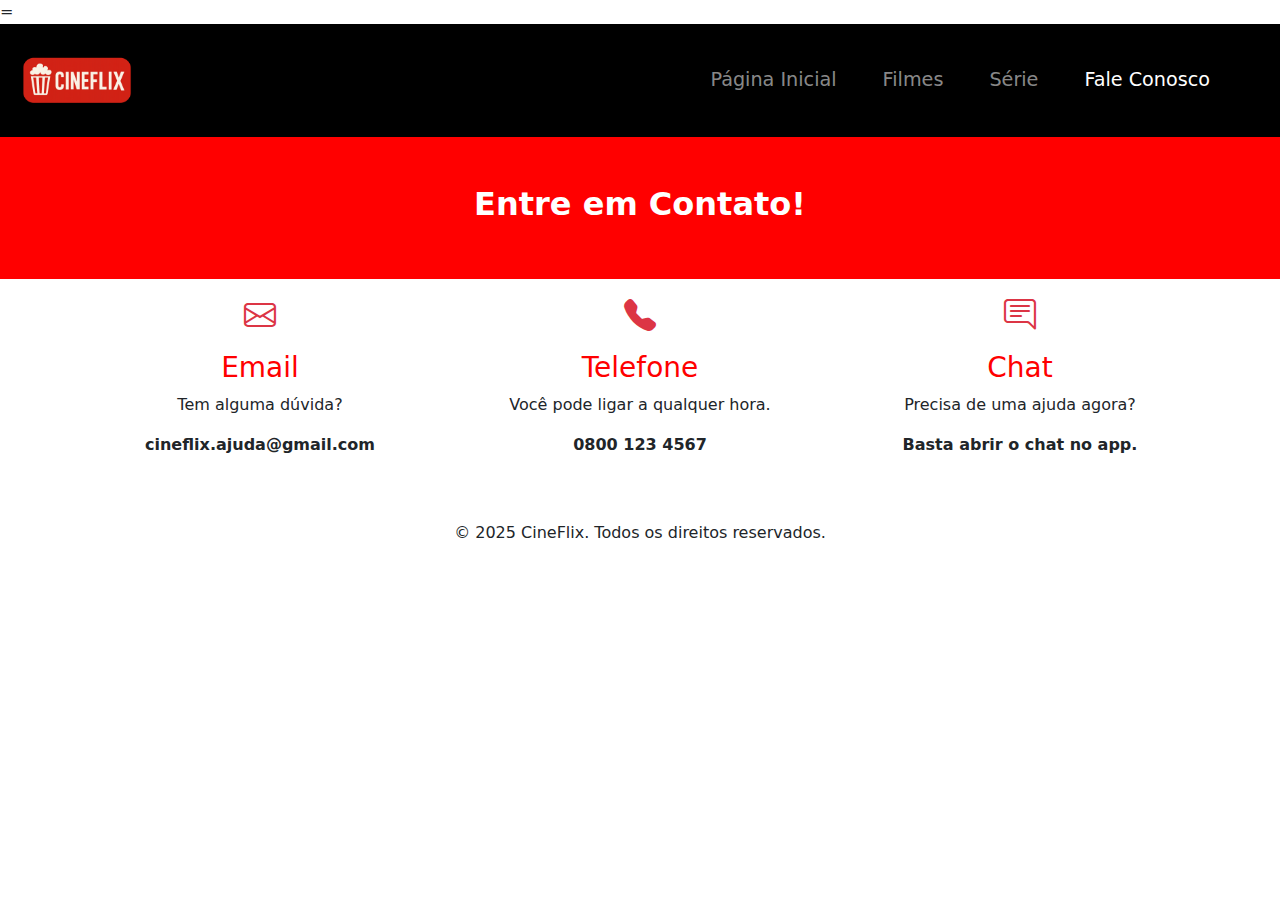
<file: faleconosco.html>
=
<!DOCTYPE html>
<html lang="en">

<head>
    <meta charset="UTF-8">
    <meta name="viewport" content="width=device-width, initial-scale=1.0">
    <title>Fale Conosco</title>
    <link rel="stylesheet" href="https://cdn.jsdelivr.net/npm/bootstrap@5.3.6/dist/css/bootstrap.min.css">
    <link rel="stylesheet" href="CSS/style.css">
    <link rel="stylesheet" href="https://cdn.jsdelivr.net/npm/bootstrap-icons@1.10.5/font/bootstrap-icons.css">
    <style>
        .bg-red {
            background-color: red;
        }
    </style>
</head>

<body>
    <nav class="navbar navbar-expand-lg navbar-custom navbar-dark">
        <div class="container-fluid">

            <a class="navbar-brand" href="#">
                <img class="logo-navbar" src="IMAGENS/Logo.png" alt="Logo">
            </a>

            <button class="navbar-toggler" type="button" data-bs-toggle="collapse" data-bs-target="#navbarNav"
                aria-controls="navbarNav" aria-expanded="false" aria-label="Toggle navigation">
                <span class="navbar-toggler-icon"></span>
            </button>

            <div class="collapse navbar-collapse" id="navbarNav">
                <ul id="menu-nav" class="navbar-nav ms-auto menu-grande">
                    <li class="nav-item">
                        <a class="nav-link " aria-current="page" href="index.html" target="_blank">Página
                            Inicial</a>
                    </li>
                    <li class="nav-item">
                        <a class="nav-link" href="filmes.html" target="_blank">Filmes</a>
                    </li>
                    <li class="nav-item">
                        <a class="nav-link " href="series.html" target="_blank">Série</a>
                    </li>
                    <li class="nav-item">
                        <a class="nav-link active" href="faleconosco.html">Fale Conosco</a>
                    </li>
                </ul>
            </div>

        </div>
    </nav>

    <div class="bg-red text-white text-center py-5 px-3">
        <h1 class="fw-bold fs-2 fs-md-1">Entre em Contato!</h1>
    </div>

    <div class="container text-center" style="margin-top: 20px;">
        <div class="row">
            <div class="col">

                <i class="bi bi-envelope fs-2 text-danger" style="margin-bottom: 20px; display: block;"></i>
                <h3 style="color:red;">Email</h3>
                <p>Tem alguma dúvida?</p>
                <p><strong>cineflix.ajuda@gmail.com</strong></p>
            </div>
            <div class="col">
                <i class="bi bi-telephone-fill fs-2 text-danger" style="margin-bottom: 20px; display: block;"></i>
                <h3 style="color:red;">Telefone</h3>
                <p>Você pode ligar a qualquer hora.</p>
                <p><strong>0800 123 4567</strong></p>
            </div>
            <div class="col">
                <i class="bi bi-chat-right-text fs-2 text-danger" style="margin-bottom: 20px; display: block;"></i>
                <h3 style="color:red;">Chat</h3>
                <p>Precisa de uma ajuda agora?</p>
                <p><strong>Basta abrir o chat no app.</strong></p>
            </div>
        </div>
    </div>




    <footer class="text-center mt-5">
        <p>&copy; 2025 CineFlix. Todos os direitos reservados.</p>
    </footer>

</body>
<script src="https://cdn.jsdelivr.net/npm/bootstrap@5.0.2/dist/js/bootstrap.bundle.min.js"
    integrity="sha384-MrcW6ZMFYlzcLA8Nl+NtUVF0sA7MsXsP1UyJoMp4YLEuNSfAP+JcXn/tWtIaxVXM"
    crossorigin="anonymous"></script>

</html>
</file>
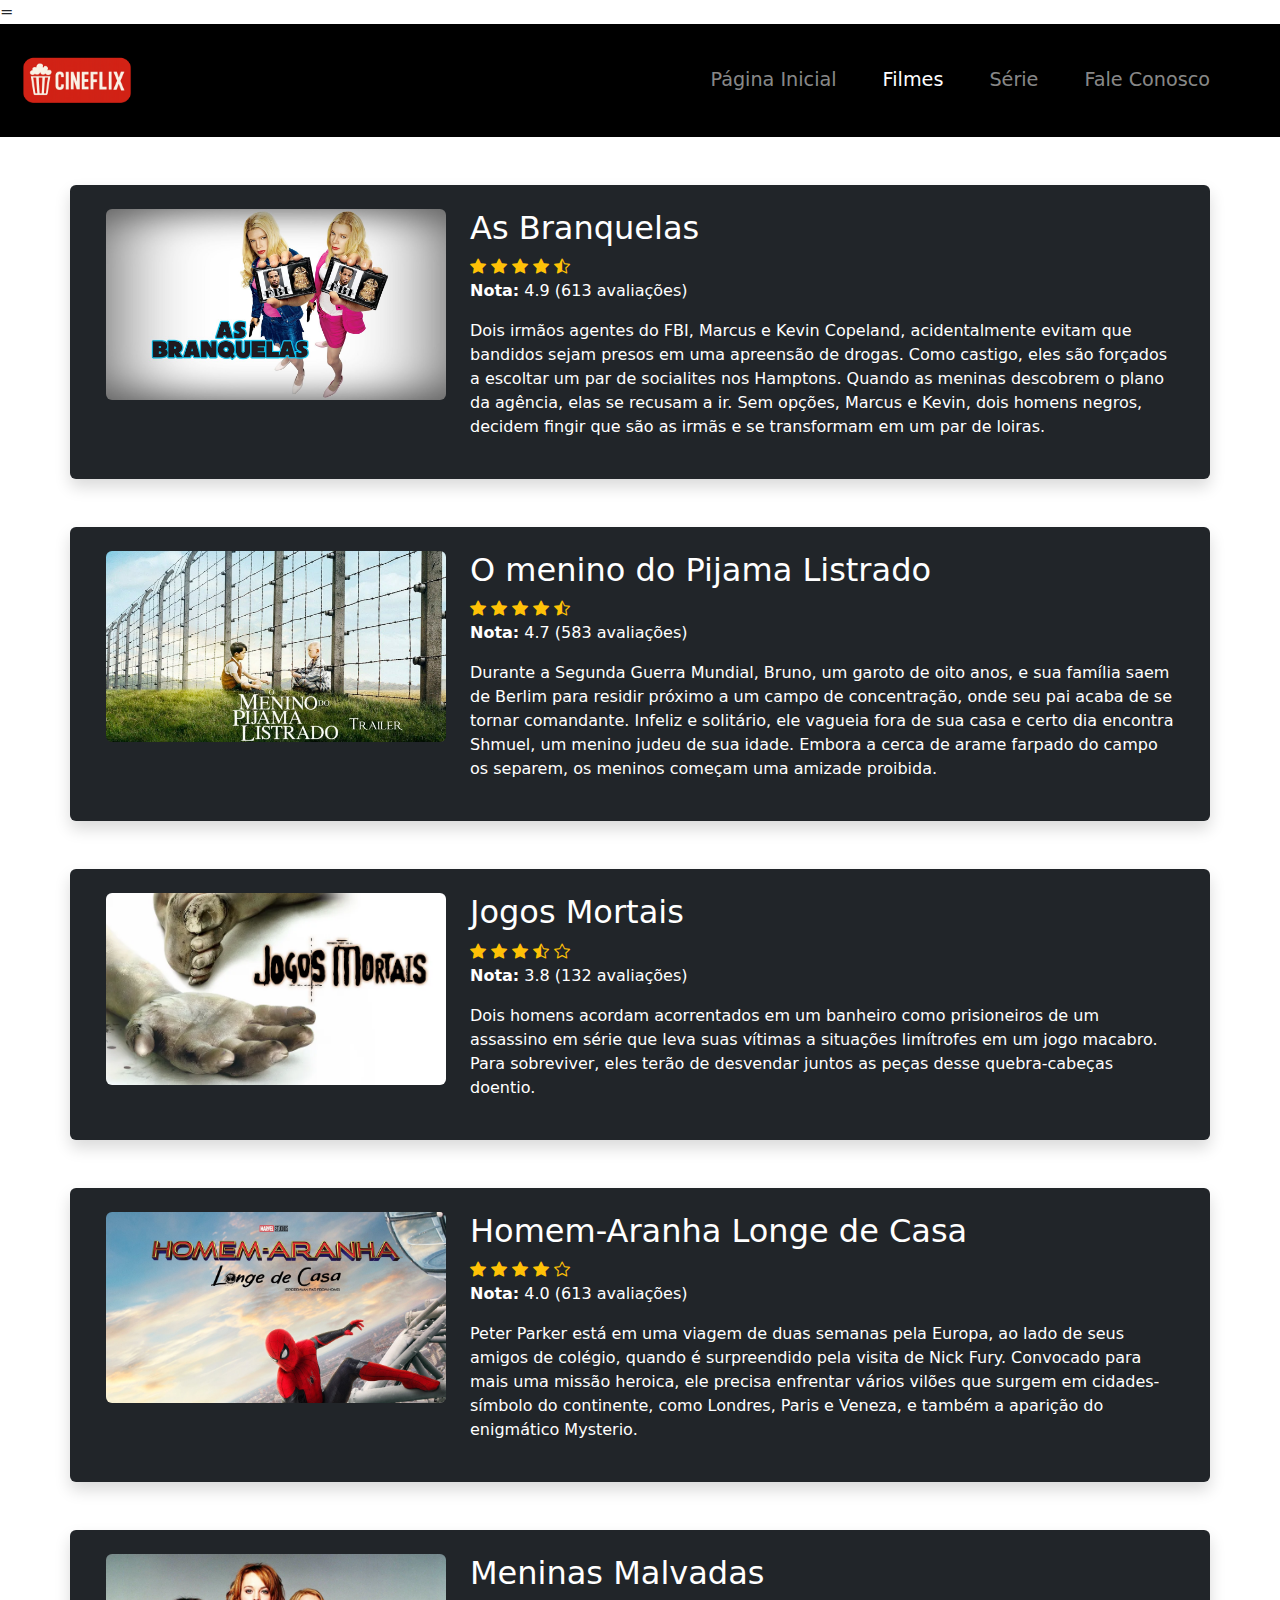
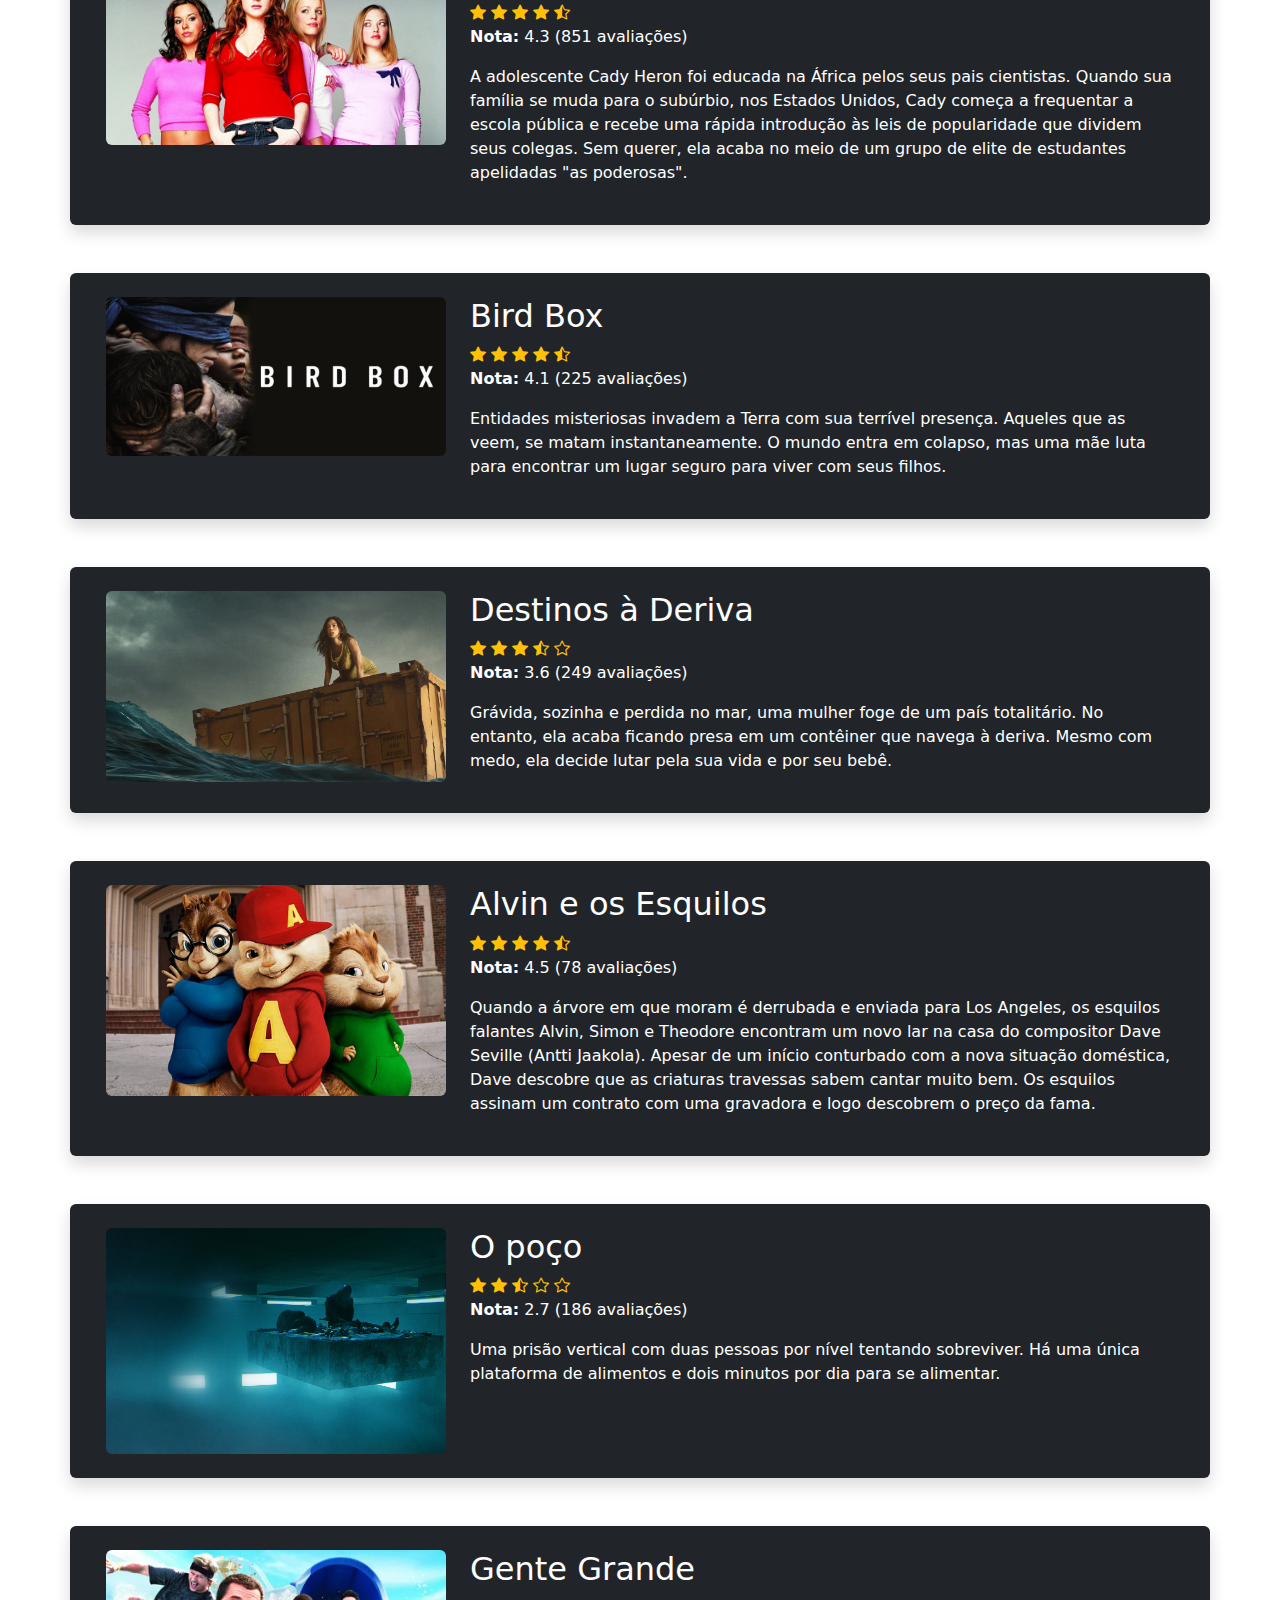
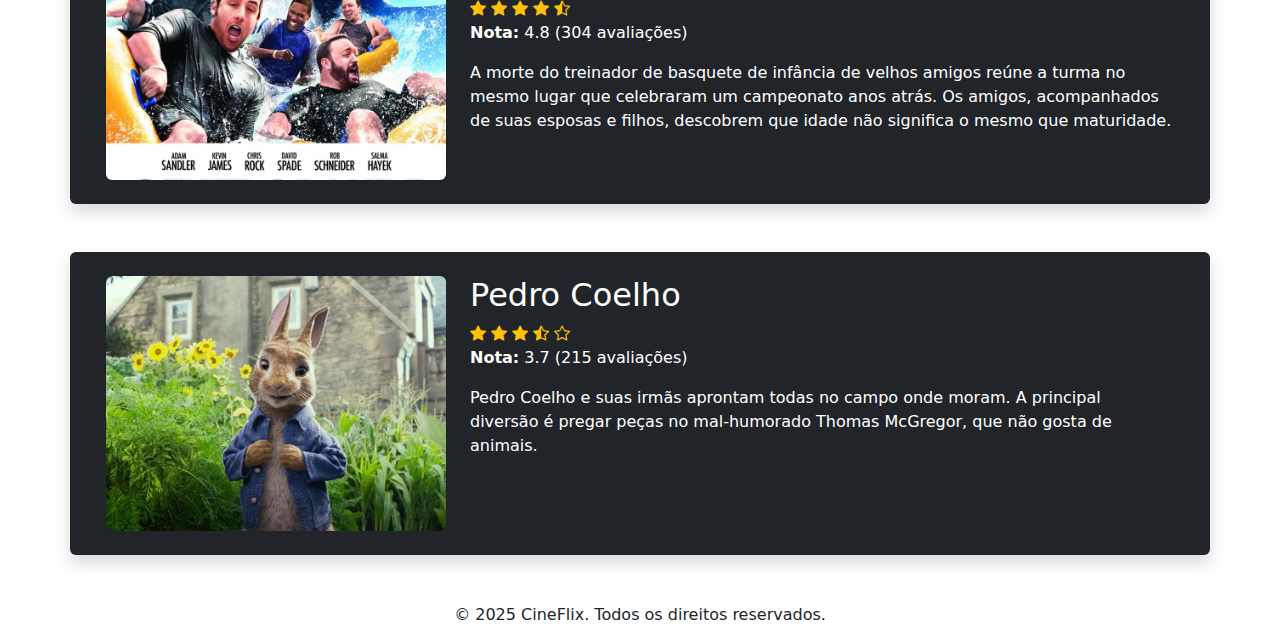
<file: filmes.html>
=
<!DOCTYPE html>
<html lang="en">

<head>
    <meta charset="UTF-8">
    <meta name="viewport" content="width=device-width, initial-scale=1.0">
    <title>Filmes</title>
    <link rel="stylesheet" href="https://cdn.jsdelivr.net/npm/bootstrap@5.3.6/dist/css/bootstrap.min.css">
    <link rel="stylesheet" href="CSS/style.css">
    <link rel="stylesheet" href="https://cdn.jsdelivr.net/npm/bootstrap-icons@1.10.5/font/bootstrap-icons.css">
</head>

<body>
    <nav class="navbar navbar-expand-lg navbar-custom navbar-dark">
        <div class="container-fluid">

            <a class="navbar-brand" href="#">
                <img class="logo-navbar" src="IMAGENS/Logo.png" alt="Logo">
            </a>

            <button class="navbar-toggler" type="button" data-bs-toggle="collapse" data-bs-target="#navbarNav"
                aria-controls="navbarNav" aria-expanded="false" aria-label="Toggle navigation">
                <span class="navbar-toggler-icon"></span>
            </button>


            <div class="collapse navbar-collapse" id="navbarNav">
                <ul id="menu-nav" class="navbar-nav ms-auto menu-grande">
                    <li class="nav-item">
                        <a class="nav-link" aria-current="page" href="index.html" target="_blank">Página
                            Inicial</a>
                    </li>
                    <li class="nav-item">
                        <a class="nav-link active" href="filmes.html" target="_blank">Filmes</a>
                    </li>
                    <li class="nav-item">
                        <a class="nav-link" href="series.html" target="_blank">Série</a>
                    </li>
                    <li class="nav-item">
                        <a class="nav-link" href="faleconosco.html">Fale Conosco</a>
                    </li>
                </ul>
            </div>

        </div>
    </nav>

    <div class="container my-5">
        <div class="row align-items-start bg-dark text-white p-4 rounded shadow">

            <div class="col-md-4">
                <img src="IMAGENS/As Branquelaspng" class="img-fluid rounded"
                    alt="Imagem de capa do filme As Branquelas">
            </div>

            <div class="col-md-8">
                <h2>As Branquelas</h2>
                <div>
                    <i class="bi bi-star-fill text-warning"></i>
                    <i class="bi bi-star-fill text-warning"></i>
                    <i class="bi bi-star-fill text-warning"></i>
                    <i class="bi bi-star-fill text-warning"></i>
                    <i class="bi bi-star-half text-warning"></i>
                </div>
                <p><strong>Nota:</strong> 4.9 (613 avaliações)</p>
                <p>
                    Dois irmãos agentes do FBI, Marcus e Kevin Copeland, acidentalmente evitam que bandidos sejam presos
                    em uma apreensão de drogas. Como castigo, eles são forçados a escoltar um par de socialites nos
                    Hamptons.
                    Quando as meninas descobrem o plano da agência, elas se recusam a ir. Sem opções, Marcus e Kevin,
                    dois
                    homens negros, decidem fingir que são as irmãs e se transformam em um par de loiras.
                </p>
            </div>
        </div>
    </div>

    <div class="container my-5">
        <div class="row align-items-start bg-dark text-white p-4 rounded shadow">

            <div class="col-md-4">
                <img src="IMAGENS/O menino do Pijama Listrado.png" class="img-fluid rounded"
                    alt="Imagem de capa do filme O menino do Pijama Listrado">
            </div>

            <div class="col-md-8">
                <h2>O menino do Pijama Listrado</h2>
                <div>
                    <i class="bi bi-star-fill text-warning"></i>
                    <i class="bi bi-star-fill text-warning"></i>
                    <i class="bi bi-star-fill text-warning"></i>
                    <i class="bi bi-star-fill text-warning"></i>
                    <i class="bi bi-star-half text-warning"></i>
                </div>
                <p><strong>Nota:</strong> 4.7 (583 avaliações)</p>
                <p>
                    Durante a Segunda Guerra Mundial, Bruno, um garoto de oito anos, e sua família saem de Berlim para
                    residir próximo a um campo de concentração, onde seu pai acaba de se tornar comandante. Infeliz e
                    solitário, ele vagueia fora de sua casa e certo dia encontra Shmuel, um menino judeu de sua idade.
                    Embora a cerca de arame farpado do campo os separem, os meninos começam uma amizade proibida.
                </p>
            </div>
        </div>
    </div>

    <div class="container my-5">
        <div class="row align-items-start bg-dark text-white p-4 rounded shadow">

            <div class="col-md-4">
                <img src="IMAGENS/jogos mortais.png" class="img-fluid rounded"
                    alt="Imagem de capa do filme Jogos Mortais">
            </div>

            <div class="col-md-8">
                <h2>Jogos Mortais</h2>
                <div>
                    <i class="bi bi-star-fill text-warning"></i>
                    <i class="bi bi-star-fill text-warning"></i>
                    <i class="bi bi-star-fill text-warning"></i>
                    <i class="bi bi-star-half text-warning"></i>
                    <i class="bi bi-star text-warning"></i>
                </div>
                <p><strong>Nota:</strong> 3.8 (132 avaliações)</p>
                <p>
                    Dois homens acordam acorrentados em um banheiro como prisioneiros de um assassino em série que leva
                    suas vítimas a situações limítrofes em um jogo macabro. Para sobreviver, eles terão de desvendar
                    juntos as peças desse quebra-cabeças doentio.
                </p>
            </div>
        </div>
    </div>

    <div class="container my-5">
        <div class="row align-items-start bg-dark text-white p-4 rounded shadow">

            <div class="col-md-4">
                <img src="IMAGENS/homem-aranha.png" class="img-fluid rounded"
                    alt="Imagem de capa do filme Homem-Aranha Longe de Casa">
            </div>

            <div class="col-md-8">
                <h2>Homem-Aranha Longe de Casa</h2>
                <div>
                    <i class="bi bi-star-fill text-warning"></i>
                    <i class="bi bi-star-fill text-warning"></i>
                    <i class="bi bi-star-fill text-warning"></i>
                    <i class="bi bi-star-fill text-warning"></i>
                    <i class="bi bi-star text-warning"></i>
                </div>
                <p><strong>Nota:</strong> 4.0 (613 avaliações)</p>
                <p>
                    Peter Parker está em uma viagem de duas semanas pela Europa, ao lado de seus amigos de colégio,
                    quando é surpreendido pela visita de Nick Fury. Convocado para mais uma missão heroica, ele precisa
                    enfrentar vários vilões que surgem em cidades-símbolo do continente, como Londres, Paris e Veneza, e
                    também a aparição do enigmático Mysterio.
                </p>
            </div>
        </div>
    </div>

    <div class="container my-5">
        <div class="row align-items-start bg-dark text-white p-4 rounded shadow">

            <div class="col-md-4">
                <img src="IMAGENS/meninas malvadas.png" class="img-fluid rounded"
                    alt="Imagem de capa do filme Meninas Malvadas">
            </div>

            <div class="col-md-8">
                <h2>Meninas Malvadas</h2>
                <div>
                    <i class="bi bi-star-fill text-warning"></i>
                    <i class="bi bi-star-fill text-warning"></i>
                    <i class="bi bi-star-fill text-warning"></i>
                    <i class="bi bi-star-fill text-warning"></i>
                    <i class="bi bi-star-half text-warning"></i>
                </div>
                <p><strong>Nota:</strong> 4.3 (851 avaliações)</p>
                <p>
                    A adolescente Cady Heron foi educada na África pelos seus pais cientistas. Quando sua família se
                    muda para o subúrbio, nos Estados Unidos, Cady começa a frequentar a escola pública e recebe uma
                    rápida introdução às leis de popularidade que dividem seus colegas. Sem querer, ela acaba no meio de
                    um grupo de elite de estudantes apelidadas "as poderosas".
                </p>
            </div>
        </div>
    </div>

    <div class="container my-5">
        <div class="row align-items-start bg-dark text-white p-4 rounded shadow">

            <div class="col-md-4">
                <img src="IMAGENS/birdbox.png" class="img-fluid rounded" alt="Imagem de capa do filme Bird Box">
            </div>

            <div class="col-md-8">
                <h2>Bird Box</h2>
                <div>
                    <i class="bi bi-star-fill text-warning"></i>
                    <i class="bi bi-star-fill text-warning"></i>
                    <i class="bi bi-star-fill text-warning"></i>
                    <i class="bi bi-star-fill text-warning"></i>
                    <i class="bi bi-star-half text-warning"></i>
                </div>
                <p><strong>Nota:</strong> 4.1 (225 avaliações)</p>
                <p>
                    Entidades misteriosas invadem a Terra com sua terrível presença. Aqueles que as veem, se matam
                    instantaneamente. O mundo entra em colapso, mas uma mãe luta para encontrar um lugar seguro para
                    viver com seus filhos.
                </p>
            </div>
        </div>
    </div>

    <div class="container my-5">
        <div class="row align-items-start bg-dark text-white p-4 rounded shadow">

            <div class="col-md-4">
                <img src="IMAGENS/destinoaderiva.png" class="img-fluid rounded"
                    alt="Imagem de capa do filme Destino à deriva">
            </div>

            <div class="col-md-8">
                <h2>Destinos à Deriva</h2>
                <div>
                    <i class="bi bi-star-fill text-warning"></i>
                    <i class="bi bi-star-fill text-warning"></i>
                    <i class="bi bi-star-fill text-warning"></i>
                    <i class="bi bi-star-half text-warning"></i>
                    <i class="bi bi-star text-warning"></i>
                </div>
                <p><strong>Nota:</strong> 3.6 (249 avaliações)</p>
                <p>
                    Grávida, sozinha e perdida no mar, uma mulher foge de um país totalitário. No entanto, ela acaba
                    ficando presa em um contêiner que navega à deriva. Mesmo com medo, ela decide lutar pela sua vida e
                    por seu bebê.
                </p>
            </div>
        </div>
    </div>

    <div class="container my-5">
        <div class="row align-items-start bg-dark text-white p-4 rounded shadow">

            <div class="col-md-4">
                <img src="IMAGENS/alvin.png" class="img-fluid rounded"
                    alt="Imagem de capa do filme Alvin e os Esquilos">
            </div>

            <div class="col-md-8">
                <h2>Alvin e os Esquilos</h2>
                <div>
                    <i class="bi bi-star-fill text-warning"></i>
                    <i class="bi bi-star-fill text-warning"></i>
                    <i class="bi bi-star-fill text-warning"></i>
                    <i class="bi bi-star-fill text-warning"></i>
                    <i class="bi bi-star-half text-warning"></i>
                </div>
                <p><strong>Nota:</strong> 4.5 (78 avaliações)</p>
                <p>
                    Quando a árvore em que moram é derrubada e enviada para Los Angeles, os esquilos falantes Alvin,
                    Simon e Theodore encontram um novo lar na casa do compositor Dave Seville (Antti Jaakola). Apesar de
                    um início conturbado com a nova situação doméstica, Dave descobre que as criaturas travessas sabem
                    cantar muito bem. Os esquilos assinam um contrato com uma gravadora e logo descobrem o preço da
                    fama.
                </p>
            </div>
        </div>
    </div>

    <div class="container my-5">
        <div class="row align-items-start bg-dark text-white p-4 rounded shadow">

            <div class="col-md-4">
                <img src="IMAGENS/O poço.png" class="img-fluid rounded" alt="Imagem de capa do filme O poço">
            </div>

            <div class="col-md-8">
                <h2>O poço</h2>
                <div>
                    <i class="bi bi-star-fill text-warning"></i>
                    <i class="bi bi-star-fill text-warning"></i>
                    <i class="bi bi-star-half text-warning"></i>
                    <i class="bi bi-star text-warning"></i>
                    <i class="bi bi-star text-warning"></i>
                </div>
                <p><strong>Nota:</strong> 2.7 (186 avaliações)</p>
                <p>
                    Uma prisão vertical com duas pessoas por nível tentando sobreviver. Há uma única plataforma de
                    alimentos e dois minutos por dia para se alimentar.
                </p>
            </div>
        </div>
    </div>

    <div class="container my-5">
        <div class="row align-items-start bg-dark text-white p-4 rounded shadow">

            <div class="col-md-4">
                <img src="IMAGENS/gentegrande.png" class="img-fluid rounded" alt="Imagem de capa do filme Gente Grande">
            </div>

            <div class="col-md-8">
                <h2>Gente Grande</h2>
                <div>
                    <i class="bi bi-star-fill text-warning"></i>
                    <i class="bi bi-star-fill text-warning"></i>
                    <i class="bi bi-star-fill text-warning"></i>
                    <i class="bi bi-star-fill text-warning"></i>
                    <i class="bi bi-star-half text-warning"></i>
                </div>
                <p><strong>Nota:</strong> 4.8 (304 avaliações)</p>
                <p>
                    A morte do treinador de basquete de infância de velhos amigos reúne a turma no mesmo lugar que
                    celebraram um campeonato anos atrás. Os amigos, acompanhados de suas esposas e filhos, descobrem que
                    idade não significa o mesmo que maturidade.
                </p>
            </div>
        </div>
    </div>

    <div class="container my-5">
        <div class="row align-items-start bg-dark text-white p-4 rounded shadow">

            <div class="col-md-4">
                <img src="IMAGENS/pedro.png" class="img-fluid rounded" alt="Pedro Coelho">
            </div>

            <div class="col-md-8">
                <h2>Pedro Coelho</h2>
                <div>
                    <i class="bi bi-star-fill text-warning"></i>
                    <i class="bi bi-star-fill text-warning"></i>
                    <i class="bi bi-star-fill text-warning"></i>
                    <i class="bi bi-star-half text-warning"></i>
                    <i class="bi bi-star text-warning"></i>
                </div>
                <p><strong>Nota:</strong> 3.7 (215 avaliações)</p>
                <p>
                    Pedro Coelho e suas irmãs aprontam todas no campo onde moram. A principal diversão é pregar peças no
                    mal-humorado Thomas McGregor, que não gosta de animais.
                </p>

            </div>
        </div>
    </div>
</body>

<footer class="text-center mt-5">
    <p>&copy; 2025 CineFlix. Todos os direitos reservados.</p>
</footer>

<script src="https://cdn.jsdelivr.net/npm/bootstrap@5.0.2/dist/js/bootstrap.bundle.min.js"
    integrity="sha384-MrcW6ZMFYlzcLA8Nl+NtUVF0sA7MsXsP1UyJoMp4YLEuNSfAP+JcXn/tWtIaxVXM"
    crossorigin="anonymous"></script>

</html>
</file>
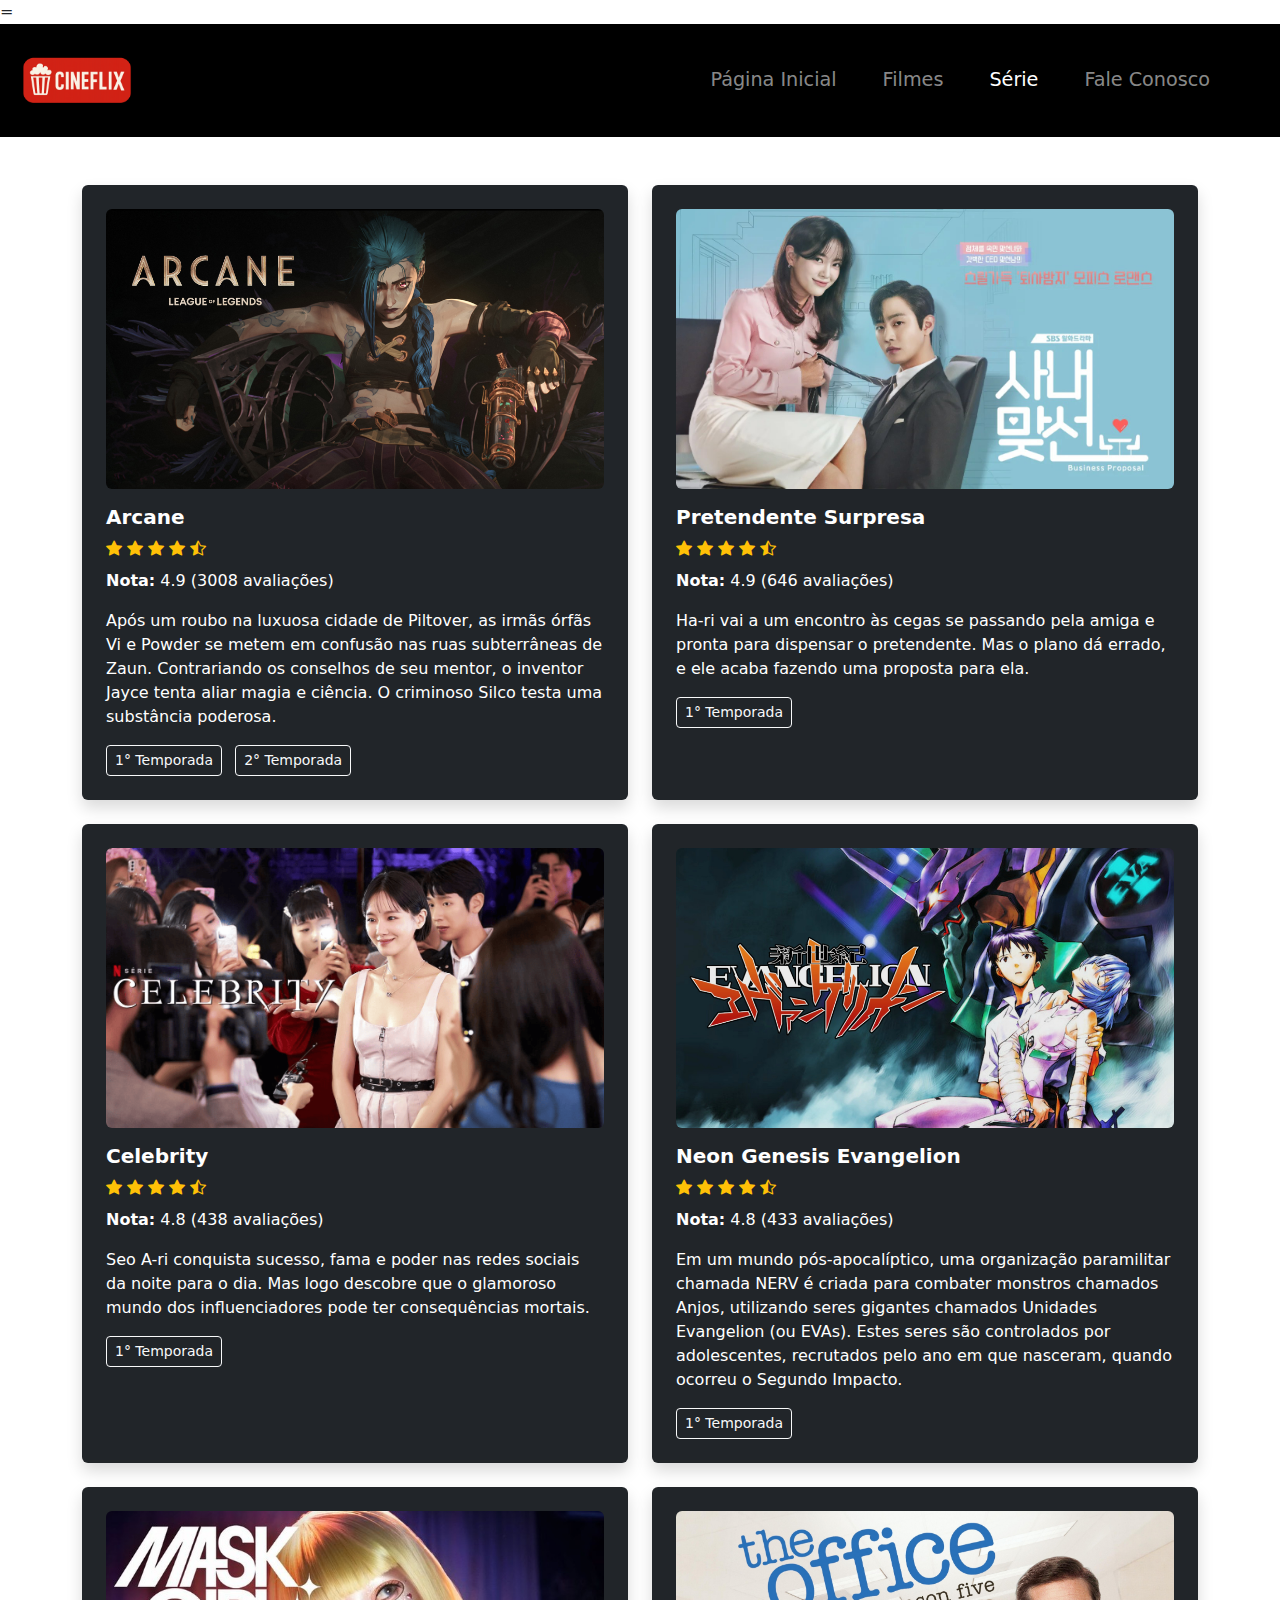
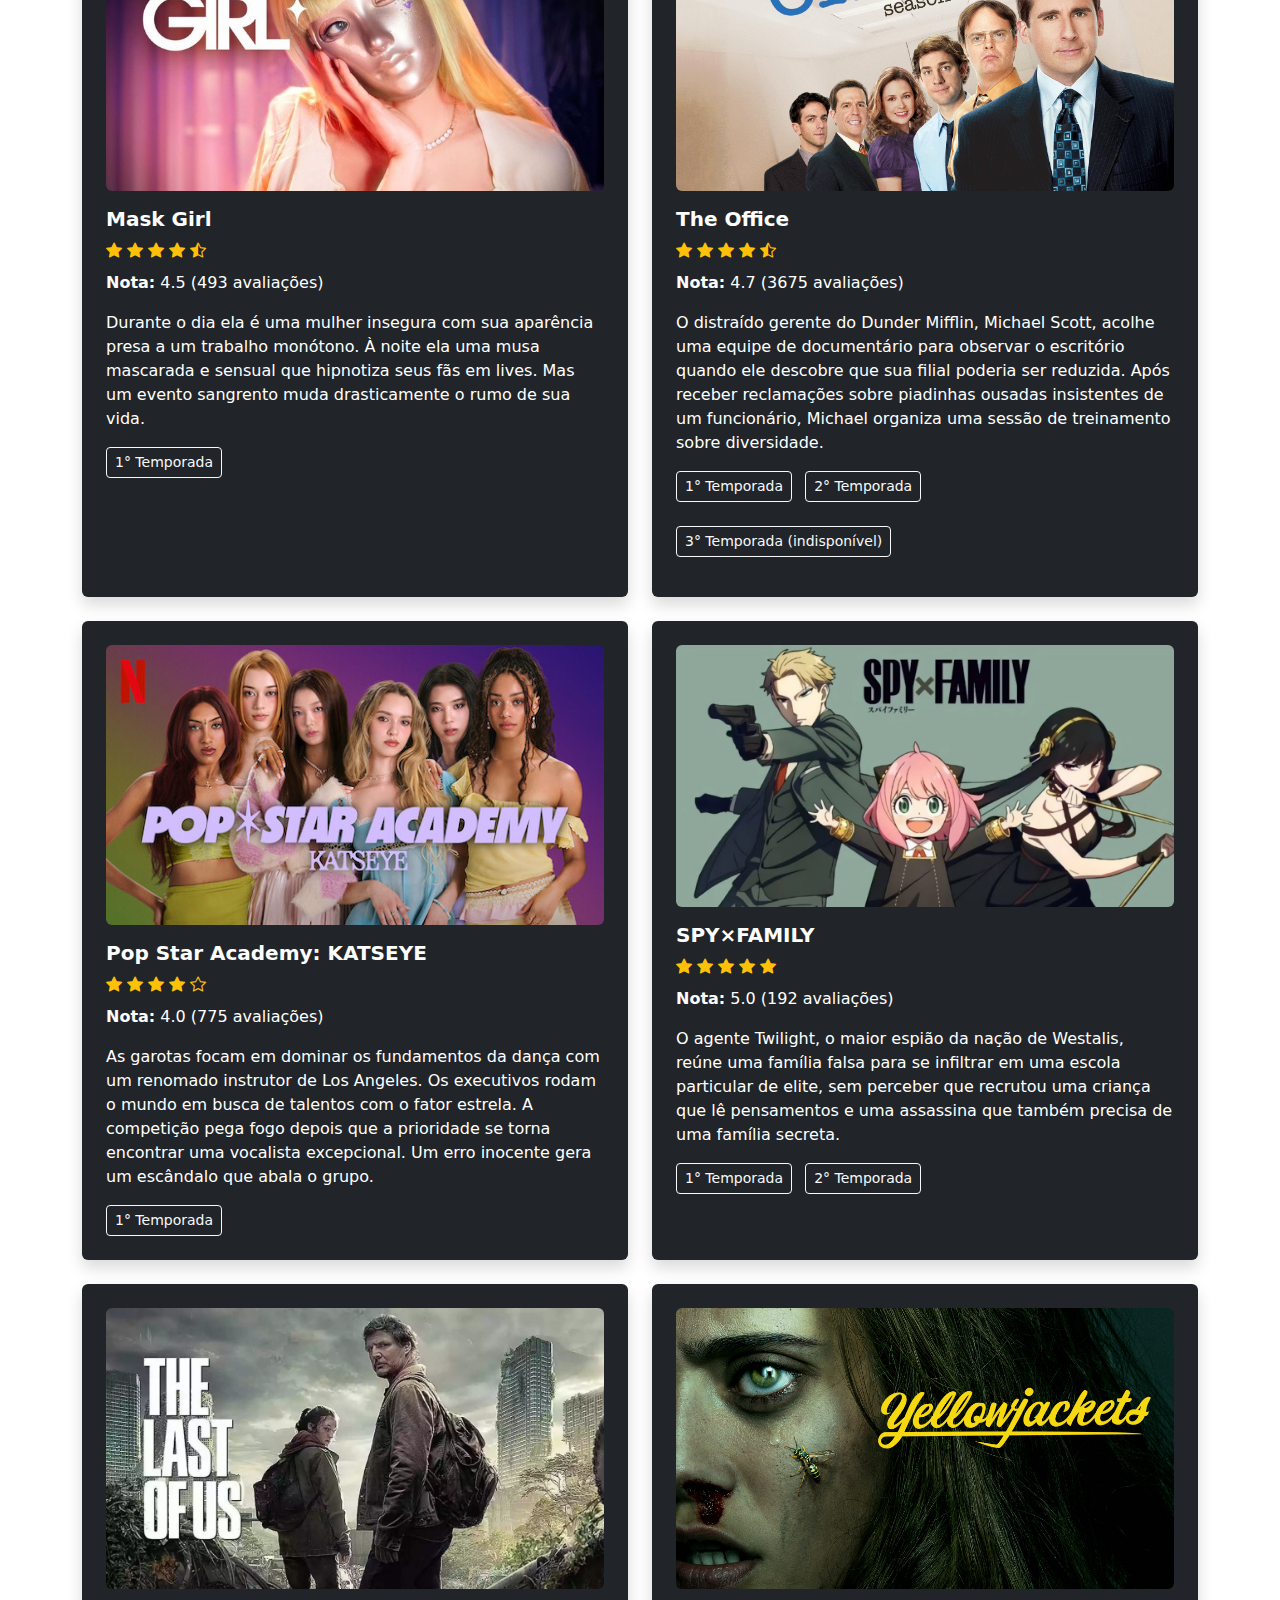
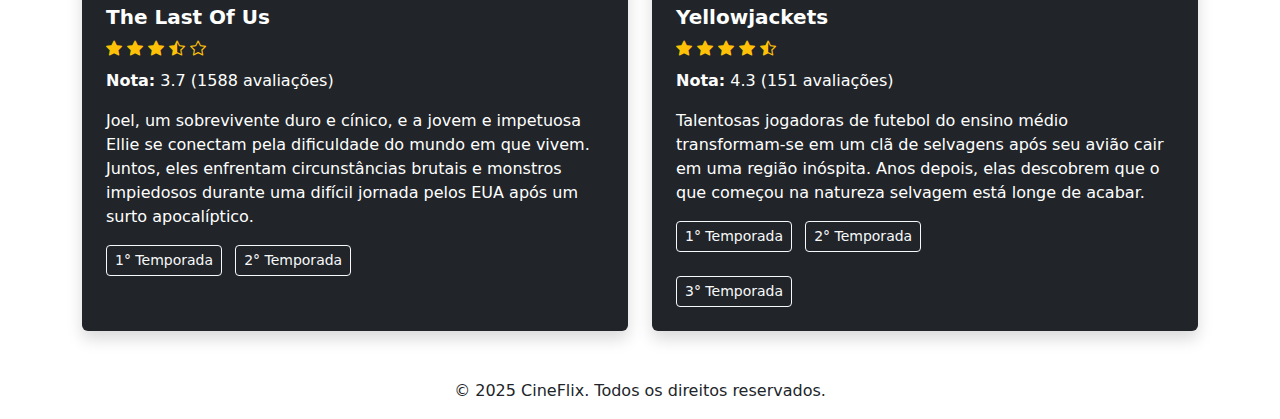
<file: series.html>
=
<!DOCTYPE html>
<html lang="en">

<head>
    <meta charset="UTF-8">
    <meta name="viewport" content="width=device-width, initial-scale=1.0">
    <title>Séries</title>
    <link rel="stylesheet" href="https://cdn.jsdelivr.net/npm/bootstrap@5.3.6/dist/css/bootstrap.min.css">
    <link rel="stylesheet" href="https://cdn.jsdelivr.net/npm/bootstrap-icons@1.10.5/font/bootstrap-icons.css">
    <link rel="stylesheet" href="CSS/style.css">
</head>

<body>
    <nav class="navbar navbar-expand-lg navbar-custom navbar-dark">
        <div class="container-fluid">

            <a class="navbar-brand" href="#">
                <img class="logo-navbar" src="IMAGENS/Logo.png" alt="Logo">
            </a>

            <button class="navbar-toggler" type="button" data-bs-toggle="collapse" data-bs-target="#navbarNav"
                aria-controls="navbarNav" aria-expanded="false" aria-label="Toggle navigation">
                <span class="navbar-toggler-icon"></span>
            </button>

            <div class="collapse navbar-collapse" id="navbarNav">
                <ul id="menu-nav" class="navbar-nav ms-auto menu-grande">
                    <li class="nav-item">
                        <a class="nav-link " aria-current="page" href="index.html" target="_blank">Página
                            Inicial</a>
                    </li>
                    <li class="nav-item">
                        <a class="nav-link" href="filmes.html" target="_blank">Filmes</a>
                    </li>
                    <li class="nav-item">
                        <a class="nav-link active" href="series.html" target="_blank">Série</a>
                    </li>
                    <li class="nav-item">
                        <a class="nav-link" href="faleconosco.html">Fale Conosco</a>
                    </li>
                </ul>
            </div>

        </div>
    </nav>

    <main class="container my-5">
        <div class="row g-4">
            <div class="col-md-6">
                <div class="bg-dark text-white p-4 rounded shadow h-100">
                    <img src="IMAGENS/arcane.jpg" alt="Imagem da série Arcane" class="img-fluid mb-3 rounded">
                    <h5><strong>Arcane</strong></h5>

                    <div class="mb-2">
                        <i class="bi bi-star-fill text-warning"></i>
                        <i class="bi bi-star-fill text-warning"></i>
                        <i class="bi bi-star-fill text-warning"></i>
                        <i class="bi bi-star-fill text-warning"></i>
                        <i class="bi bi-star-half text-warning"></i>
                    </div>
                    <p><strong>Nota:</strong> 4.9 (3008 avaliações)</p>
                    <p>
                    <p>Após um roubo na luxuosa cidade de Piltover, as irmãs órfãs Vi e Powder se metem em confusão nas
                        ruas subterrâneas de Zaun. Contrariando os conselhos de seu mentor, o inventor Jayce tenta aliar
                        magia e ciência. O criminoso Silco testa uma substância poderosa.</p>

                    <div>
                        <a href="https://youtu.be/3MB3OK3Xnvs?si=tMXNuv2uT-136m3N"
                            class="btn btn-outline-light btn-sm me-2">1° Temporada</a>
                        <a href="https://youtu.be/Ft_QrPGXWqc?si=PZIe7l5sUsuYOiL1"
                            class="btn btn-outline-light btn-sm me-2">2° Temporada</a>
                    </div>
                </div>
            </div>

            <div class="col-md-6">
                <div class="bg-dark text-white p-4 rounded shadow h-100">
                    <img src="IMAGENS/business.jpg" alt="Imagem do seriado coreano Pretendente Surpresa"
                        class="img-fluid mb-3 rounded">
                    <h5><strong>Pretendente Surpresa</strong></h5>

                    <div class="mb-2">
                        <i class="bi bi-star-fill text-warning"></i>
                        <i class="bi bi-star-fill text-warning"></i>
                        <i class="bi bi-star-fill text-warning"></i>
                        <i class="bi bi-star-fill text-warning"></i>
                        <i class="bi bi-star-half text-warning"></i>
                    </div>
                    <p><strong>Nota:</strong> 4.9 (646 avaliações)</p>
                    <p>
                    <p>Ha-ri vai a um encontro às cegas se passando pela amiga e pronta para dispensar o pretendente.
                        Mas o plano dá errado, e ele acaba fazendo uma proposta para ela.</p>

                    <div>
                        <a href="https://youtu.be/M-PHcxPyasA?si=Bg21xhnAewGGBz9R"
                            class="btn btn-outline-light btn-sm me-2">1° Temporada</a>
                    </div>
                </div>
            </div>

            <div class="col-md-6">
                <div class="bg-dark text-white p-4 rounded shadow h-100">
                    <img src="IMAGENS/celebrity.png" alt="Imagem do seriado coreano Celebrity"
                        class="img-fluid mb-3 rounded">
                    <h5><strong>Celebrity</strong></h5>

                    <div class="mb-2">
                        <i class="bi bi-star-fill text-warning"></i>
                        <i class="bi bi-star-fill text-warning"></i>
                        <i class="bi bi-star-fill text-warning"></i>
                        <i class="bi bi-star-fill text-warning"></i>
                        <i class="bi bi-star-half text-warning"></i>
                    </div>
                    <p><strong>Nota:</strong> 4.8 (438 avaliações)</p>
                    <p>
                    <p>Seo A-ri conquista sucesso, fama e poder nas redes sociais da noite para o dia. Mas logo descobre
                        que o glamoroso mundo dos influenciadores pode ter consequências mortais.</p>

                    <div>
                        <a href="https://youtu.be/1UjzpEnpIqM?si=KC0yPxICYcAX-0vP"
                            class="btn btn-outline-light btn-sm me-2">1° Temporada</a>
                    </div>
                </div>
            </div>

            <div class="col-md-6">
                <div class="bg-dark text-white p-4 rounded shadow h-100">
                    <img src="IMAGENS/evangelion.jpg" alt="Imagem do Anime Neon Genesis Evangelion"
                        class="img-fluid mb-3 rounded">
                    <h5><strong>Neon Genesis Evangelion</strong></h5>

                    <div class="mb-2">
                        <i class="bi bi-star-fill text-warning"></i>
                        <i class="bi bi-star-fill text-warning"></i>
                        <i class="bi bi-star-fill text-warning"></i>
                        <i class="bi bi-star-fill text-warning"></i>
                        <i class="bi bi-star-half text-warning"></i>
                    </div>
                    <p><strong>Nota:</strong> 4.8 (433 avaliações)</p>
                    <p>
                    <p>Em um mundo pós-apocalíptico, uma organização paramilitar chamada NERV é criada para combater
                        monstros chamados Anjos, utilizando seres gigantes chamados Unidades Evangelion (ou EVAs). Estes
                        seres são controlados por adolescentes, recrutados pelo ano em que nasceram, quando ocorreu o
                        Segundo Impacto.</p>

                    <div>
                        <a href="https://youtu.be/13nSISwxrY4?si=0Ix-oA0ek4q2EFzy"
                            class="btn btn-outline-light btn-sm me-2">1° Temporada</a>
                    </div>
                </div>
            </div>

            <div class="col-md-6">
                <div class="bg-dark text-white p-4 rounded shadow h-100">
                    <img src="IMAGENS/mask.jpg" alt="Imagem do seriado coreano Mask Girl"
                        class="img-fluid mb-3 rounded">
                    <h5><strong>Mask Girl</strong></h5>

                    <div class="mb-2">
                        <i class="bi bi-star-fill text-warning"></i>
                        <i class="bi bi-star-fill text-warning"></i>
                        <i class="bi bi-star-fill text-warning"></i>
                        <i class="bi bi-star-fill text-warning"></i>
                        <i class="bi bi-star-half text-warning"></i>
                    </div>
                    <p><strong>Nota:</strong> 4.5 (493 avaliações)</p>
                    <p>
                    <p>Durante o dia ela é uma mulher insegura com sua aparência presa a um trabalho monótono. À noite
                        ela uma musa mascarada e sensual que hipnotiza seus fãs em lives. Mas um evento sangrento muda
                        drasticamente o rumo de sua vida.</p>

                    <div>
                        <a href="https://youtu.be/7UATPWGNCPI?si=SORM2Yp2siA1QS3G"
                            class="btn btn-outline-light btn-sm me-2">1° Temporada</a>
                    </div>
                </div>
            </div>

            <div class="col-md-6">
                <div class="bg-dark text-white p-4 rounded shadow h-100">
                    <img src="IMAGENS/office.jpg" alt="Imagem da série The Office" class="img-fluid mb-3 rounded">
                    <h5><strong>The Office</strong></h5>

                    <div class="mb-2">
                        <i class="bi bi-star-fill text-warning"></i>
                        <i class="bi bi-star-fill text-warning"></i>
                        <i class="bi bi-star-fill text-warning"></i>
                        <i class="bi bi-star-fill text-warning"></i>
                        <i class="bi bi-star-half text-warning"></i>
                    </div>
                    <p><strong>Nota:</strong> 4.7 (3675 avaliações)</p>
                    <p>
                    <p>O distraído gerente do Dunder Mifflin, Michael Scott, acolhe uma equipe de documentário para
                        observar o escritório quando ele descobre que sua filial poderia ser reduzida. Após receber
                        reclamações sobre piadinhas ousadas insistentes de um funcionário, Michael organiza uma sessão
                        de treinamento sobre diversidade.</p>

                    <div>
                        <a href="https://youtu.be/tNcDHWpselE?si=Lp6jlgPURvWeMfEo"
                            class="btn btn-outline-light btn-sm me-2">1° Temporada</a>
                        <a href="https://youtu.be/9xMiCK6KxOo?si=1EFWye-VmqXtFMAa"
                            class="btn btn-outline-light btn-sm me-2">2° Temporada</a>
                        <div class="mt-4 mt-1">
                            <p class="btn btn-outline-light btn-sm me-2">3° Temporada (indisponível)</p>
                        </div>
                    </div>
                </div>
            </div>

            <div class="col-md-6">
                <div class="bg-dark text-white p-4 rounded shadow h-100">
                    <img src="IMAGENS/popstar.jpg" alt="Imagem do reality show Pop Star Academy: KATSEYE"
                        class="img-fluid mb-3 rounded">
                    <h5><strong>Pop Star Academy: KATSEYE</strong></h5>

                    <div class="mb-2">
                        <i class="bi bi-star-fill text-warning"></i>
                        <i class="bi bi-star-fill text-warning"></i>
                        <i class="bi bi-star-fill text-warning"></i>
                        <i class="bi bi-star-fill text-warning"></i>
                        <i class="bi bi-star text-warning"></i>
                    </div>
                    <p><strong>Nota:</strong> 4.0 (775 avaliações)</p>
                    <p>
                    <p>As garotas focam em dominar os fundamentos da dança com um renomado instrutor de Los Angeles. Os
                        executivos rodam o mundo em busca de talentos com o fator estrela. A competição pega fogo depois
                        que a prioridade se torna encontrar uma vocalista excepcional. Um erro inocente gera um
                        escândalo que abala o grupo.</p>

                    <div>
                        <a href="https://youtu.be/B7eSStth_v0?si=sa066MzLJq-UdPN0"
                            class="btn btn-outline-light btn-sm me-2">1° Temporada</a>
                    </div>
                </div>
            </div>

            <div class="col-md-6">
                <div class="bg-dark text-white p-4 rounded shadow h-100">
                    <img src="IMAGENS/SXF.jpg" alt="Imagem do anime SPY×FAMILY" class="img-fluid mb-3 rounded">
                    <h5><strong>SPY×FAMILY</strong></h5>

                    <div class="mb-2">
                        <i class="bi bi-star-fill text-warning"></i>
                        <i class="bi bi-star-fill text-warning"></i>
                        <i class="bi bi-star-fill text-warning"></i>
                        <i class="bi bi-star-fill text-warning"></i>
                        <i class="bi bi-star-fill text-warning"></i>
                    </div>
                    <p><strong>Nota:</strong> 5.0 (192 avaliações)</p>
                    <p>
                    <p>O agente Twilight, o maior espião da nação de Westalis, reúne uma família falsa para se infiltrar
                        em uma escola particular de elite, sem perceber que recrutou uma criança que lê pensamentos e
                        uma assassina que também precisa de uma família secreta.</p>

                    <div>
                        <a href="https://youtu.be/0CJr6AfE2rY?si=-JQ0F1bANa5h57BB"
                            class="btn btn-outline-light btn-sm me-2">1° Temporada</a>
                        <a href="https://youtu.be/zNt4Cj20Tqo?si=t0cKuKbWJk7ZJpz_"
                            class="btn btn-outline-light btn-sm me-2">2° Temporada</a>
                    </div>
                </div>
            </div>

            <div class="col-md-6">
                <div class="bg-dark text-white p-4 rounded shadow h-100">
                    <img src="IMAGENS/tlou.jpg" alt="Imagem da série Arcane" class="img-fluid mb-3 rounded">
                    <h5><strong>The Last Of Us</strong></h5>

                    <div class="mb-2">
                        <i class="bi bi-star-fill text-warning"></i>
                        <i class="bi bi-star-fill text-warning"></i>
                        <i class="bi bi-star-fill text-warning"></i>
                        <i class="bi bi-star-half text-warning"></i>
                        <i class="bi bi-star text-warning"></i>
                    </div>
                    <p><strong>Nota:</strong> 3.7 (1588 avaliações)</p>
                    <p>
                    <p>Joel, um sobrevivente duro e cínico, e a jovem e impetuosa Ellie se conectam pela dificuldade do
                        mundo em que vivem. Juntos, eles enfrentam circunstâncias brutais e monstros impiedosos durante
                        uma difícil jornada pelos EUA após um surto apocalíptico.</p>

                    <div>
                        <a href="https://youtu.be/uLtkt8BonwM?si=3DuUCj2KyQ8dKsbR"
                            class="btn btn-outline-light btn-sm me-2">1° Temporada</a>
                        <a href="https://youtu.be/0vB2lHQim3Q?si=VvzdBbkK4_Sc1U1C"
                            class="btn btn-outline-light btn-sm me-2">2° Temporada</a>
                    </div>
                </div>
            </div>

            <div class="col-md-6">
                <div class="bg-dark text-white p-4 rounded shadow h-100">
                    <img src="IMAGENS/yellowjackets.jpg" alt="Imagem da série Yellowjackets"
                        class="img-fluid mb-3 rounded">
                    <h5><strong>Yellowjackets</strong></h5>

                    <div class="mb-2">
                        <i class="bi bi-star-fill text-warning"></i>
                        <i class="bi bi-star-fill text-warning"></i>
                        <i class="bi bi-star-fill text-warning"></i>
                        <i class="bi bi-star-fill text-warning"></i>
                        <i class="bi bi-star-half text-warning"></i>
                    </div>
                    <p><strong>Nota:</strong> 4.3 (151 avaliações)</p>
                    <p>
                    <p>Talentosas jogadoras de futebol do ensino médio transformam-se em um clã de selvagens após seu
                        avião cair em uma região inóspita. Anos depois, elas descobrem que o que começou na natureza
                        selvagem está longe de acabar.</p>

                    <div>
                        <a href="https://youtu.be/mX22D65TqAs?si=PESqe0J_ZrMgF64i"
                            class="btn btn-outline-light btn-sm me-2">1° Temporada</a>
                        <a href="https://youtu.be/_-c6jOGa9Fc?si=DbxQmpoicoGNYNWE"
                            class="btn btn-outline-light btn-sm me-2">2° Temporada</a>
                        <div class="mt-4 mt-1"><a href="https://youtu.be/x8FUUxj6yOA?si=y1s4u9VHy7SblAla"
                                class="btn btn-outline-light btn-sm me-2">3° Temporada</a></div>
                    </div>
                </div>
            </div>

        </div>
    </main>



</body>
<footer class="text-center mt-5">
    <p>&copy; 2025 CineFlix. Todos os direitos reservados.</p>
</footer>
<script src="https://cdn.jsdelivr.net/npm/bootstrap@5.0.2/dist/js/bootstrap.bundle.min.js"
    integrity="sha384-MrcW6ZMFYlzcLA8Nl+NtUVF0sA7MsXsP1UyJoMp4YLEuNSfAP+JcXn/tWtIaxVXM"
    crossorigin="anonymous"></script>

</html>
</file>
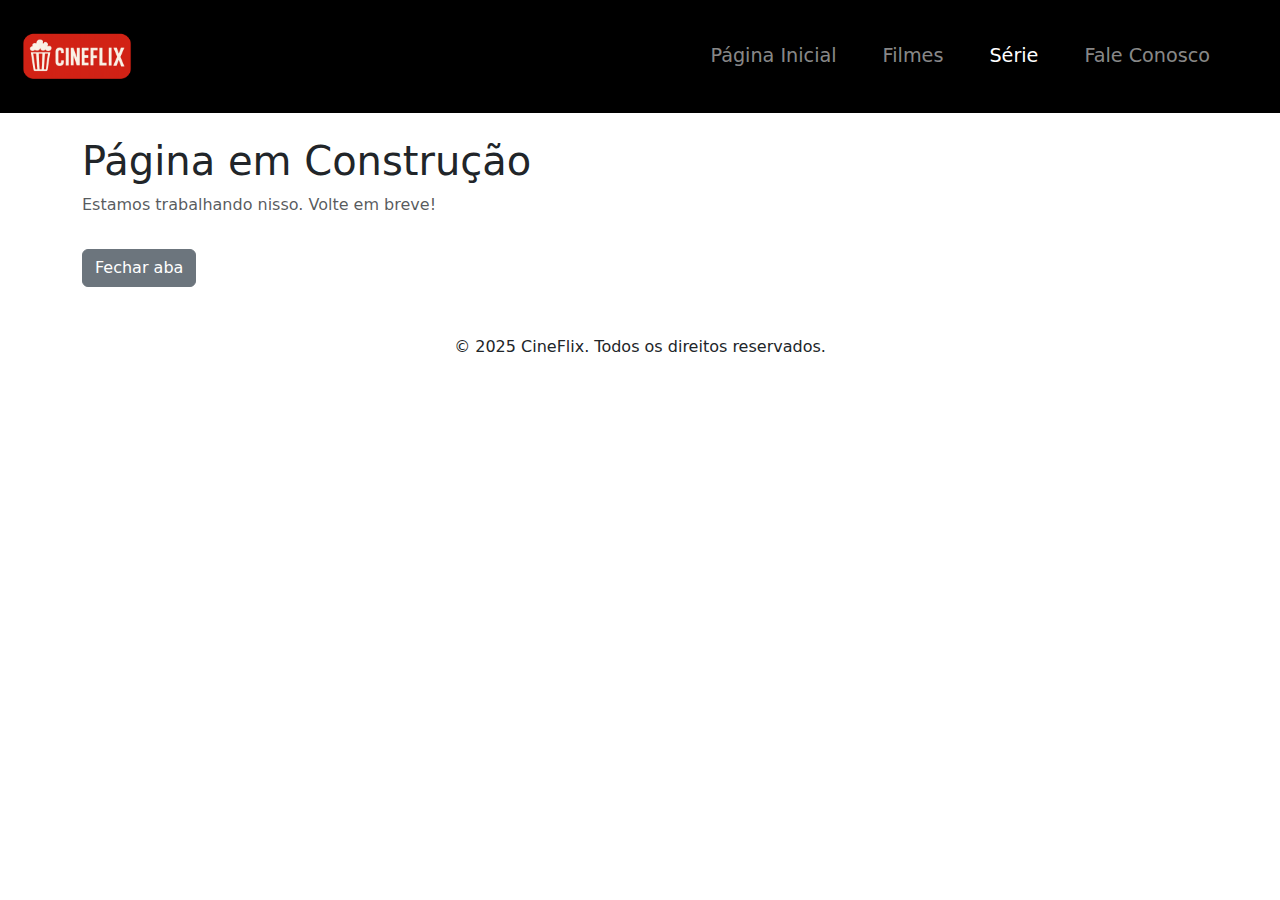
<file: temporadas.html>
<!DOCTYPE html>
<html lang="pt-br">

<head>
    <meta charset="UTF-8">
    <meta name="viewport" content="width=device-width, initial-scale=1.0">
    <title>Temporadas</title>
    <link rel="stylesheet" href="https://cdn.jsdelivr.net/npm/bootstrap@5.3.6/dist/css/bootstrap.min.css">
    <link rel="stylesheet" href="https://cdn.jsdelivr.net/npm/bootstrap-icons@1.10.5/font/bootstrap-icons.css">
    <link rel="stylesheet" href="CSS/style.css">
</head>

<body>
    <nav class="navbar navbar-expand-lg navbar-custom navbar-dark">
        <div class="container-fluid">

            <!-- LOGO -->
            <a class="navbar-brand" href="#">
                <img class="logo-navbar" src="IMAGENS/Logo.png" alt="Logo">
            </a>

            <!-- Botão hamburguer para mobile -->
            <button class="navbar-toggler" type="button" data-bs-toggle="collapse" data-bs-target="#navbarNav"
                aria-controls="navbarNav" aria-expanded="false" aria-label="Toggle navigation">
                <span class="navbar-toggler-icon"></span>
            </button>

            <!-- Itens do menu -->
            <div class="collapse navbar-collapse" id="navbarNav">
                <ul id="menu-nav" class="navbar-nav ms-auto menu-grande">
                    <li class="nav-item">
                        <a class="nav-link " aria-current="page" href="index.html" target="_blank">Página
                            Inicial</a>
                    </li>
                    <li class="nav-item">
                        <a class="nav-link" href="filmes.html" target="_blank">Filmes</a>
                    </li>
                    <!--o active faz com q qnd vc clique o menu deixe aativo em cima apenas a pag atual -->
                    <li class="nav-item">
                        <a class="nav-link active" href="series.html" target="_blank">Série</a>
                    </li>
                    <li class="nav-item">
                        <a class="nav-link" href="faleconosco.html">Fale Conosco</a>
                    </li>
                </ul>
            </div>

        </div>
    </nav>
    <main>
        <div class="container">
            <h1 class="mt-4">Página em Construção</h1>
            <p class="text-muted">Estamos trabalhando nisso. Volte em breve!</p>
            <a href="javascript:window.close();" class="btn btn-secondary mt-3">Fechar aba</a>
        </div>
    </main>
    <footer class="text-center mt-5">
        <p>&copy; 2025 CineFlix. Todos os direitos reservados.</p>
    </footer>
    <script src="https://cdn.jsdelivr.net/npm/bootstrap@5.0.2/dist/js/bootstrap.bundle.min.js"
        integrity="sha384-MrcW6ZMFYlzcLA8Nl+NtUVF0sA7MsXsP1UyJoMp4YLEuNSfAP+JcXn/tWtIaxVXM"
        crossorigin="anonymous"></script>
</body>

</html>
</file>
<file: CSS/style.css>
.logo-navbar {
    width: 130px;
    height: auto;
}

.nav-item a {
    margin-right: 30px;
}

.navbar-custom {
    background-color: black;
}

#menu-nav {
    font-size: 1.2rem;
    padding-left: 20px;
    padding-right: 20px;
}

#carouselExampleCaptions {
    max-width: 800px;
    margin: 0 auto;
}

#carouselExampleCaptions img {
    max-height: 450px;
    object-fit: cover;
    width: 100%;
}
</file>
